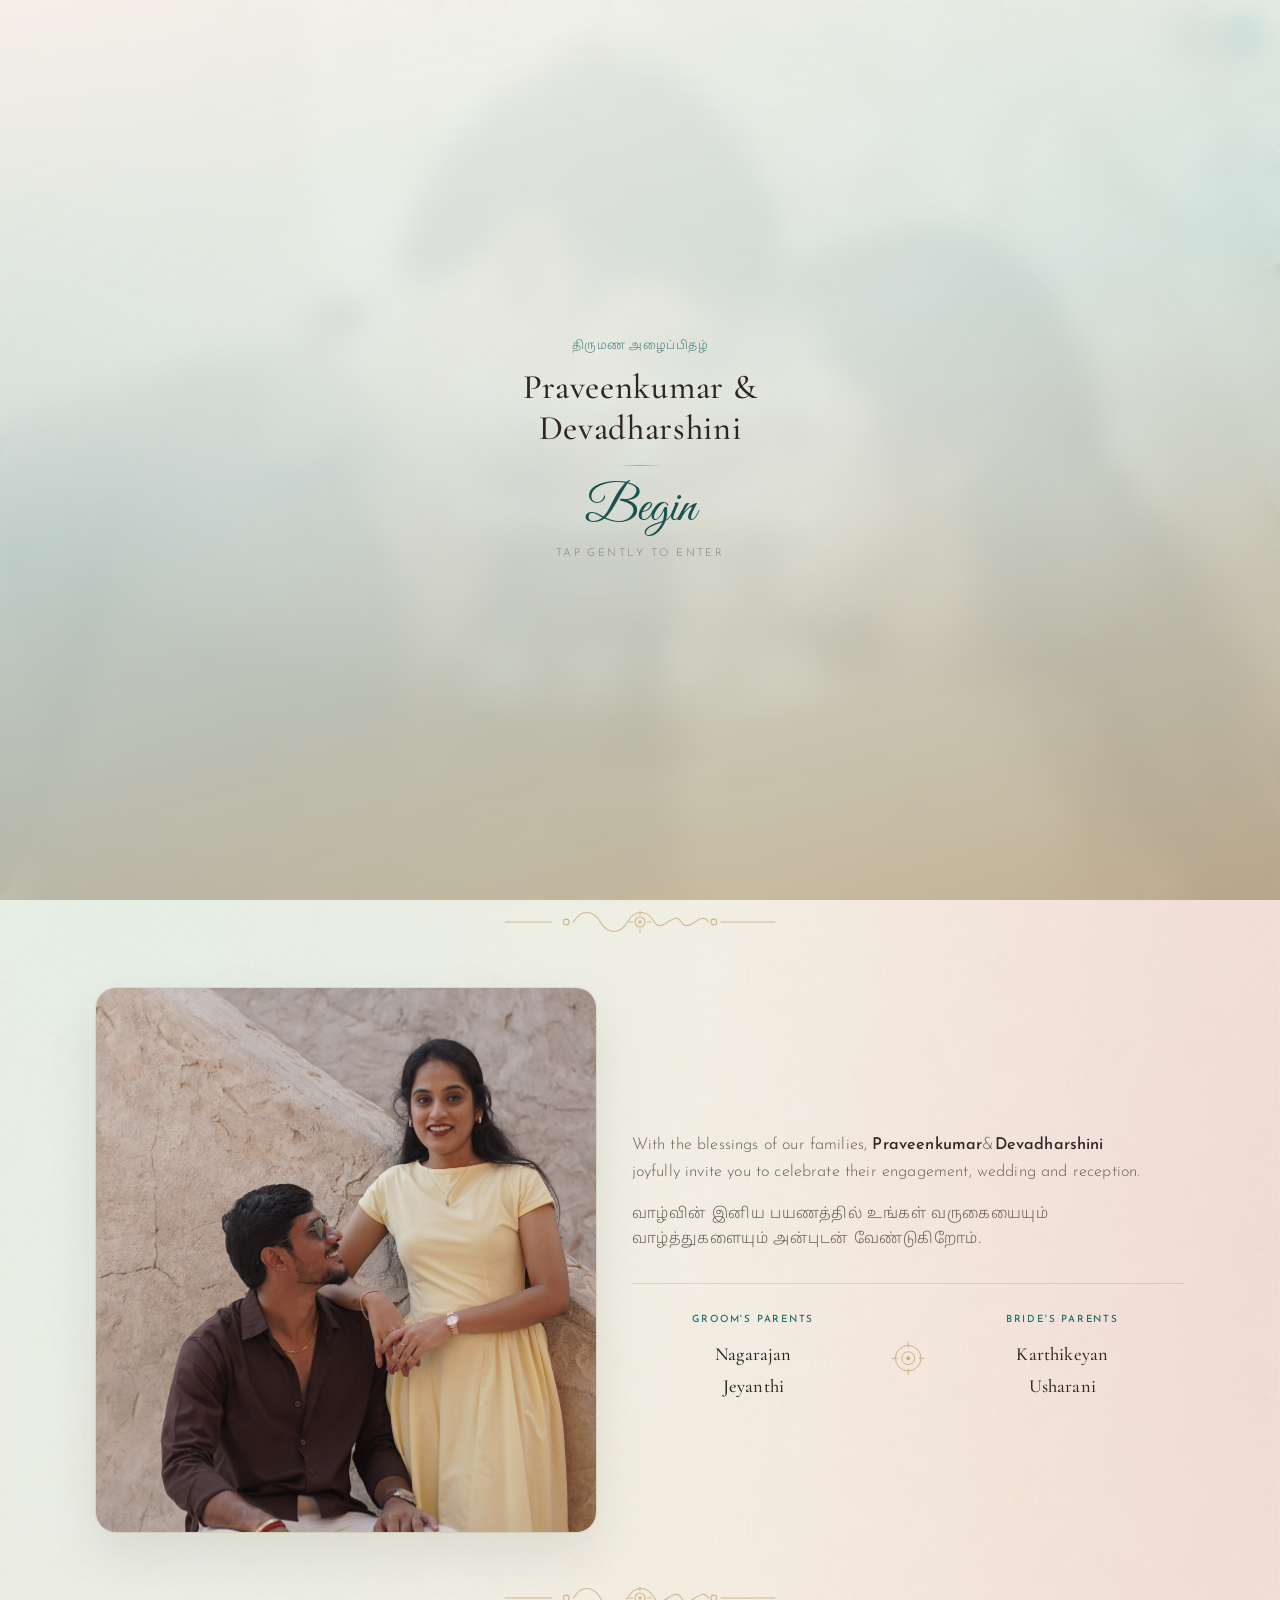
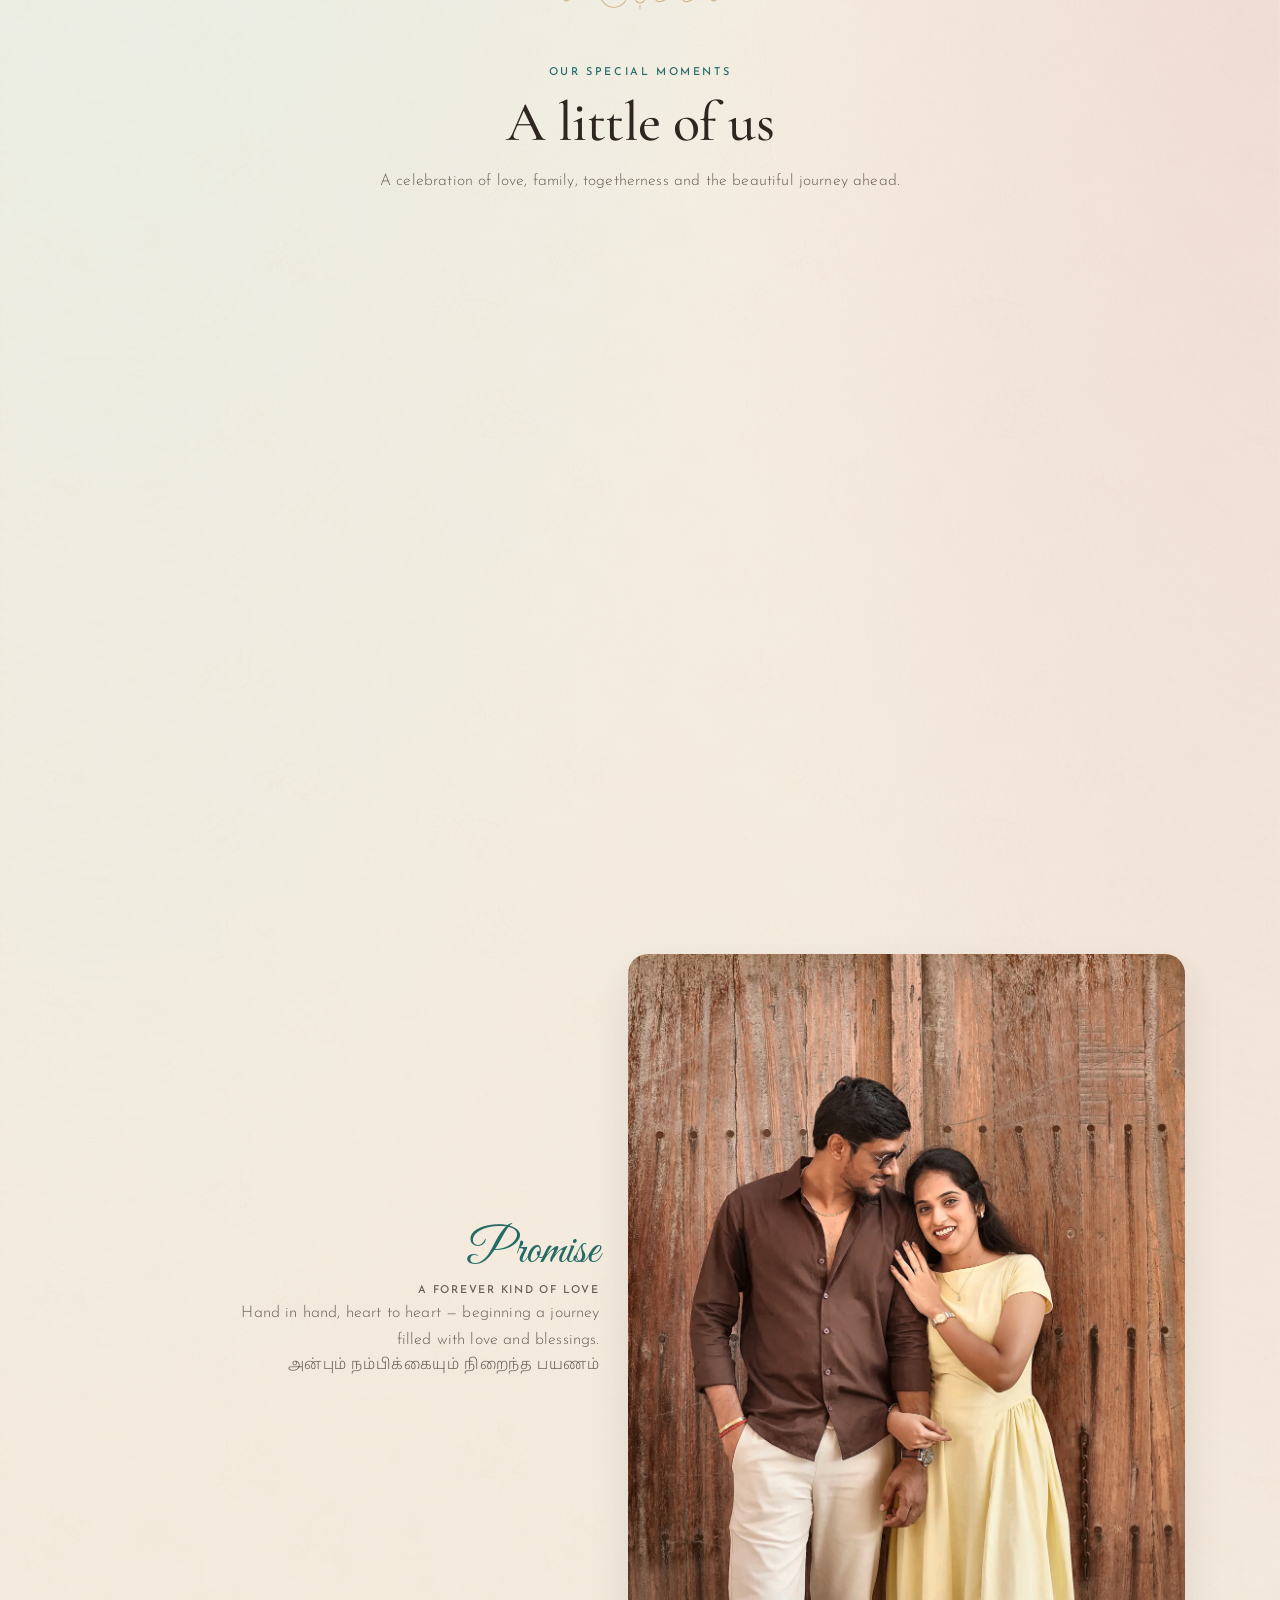
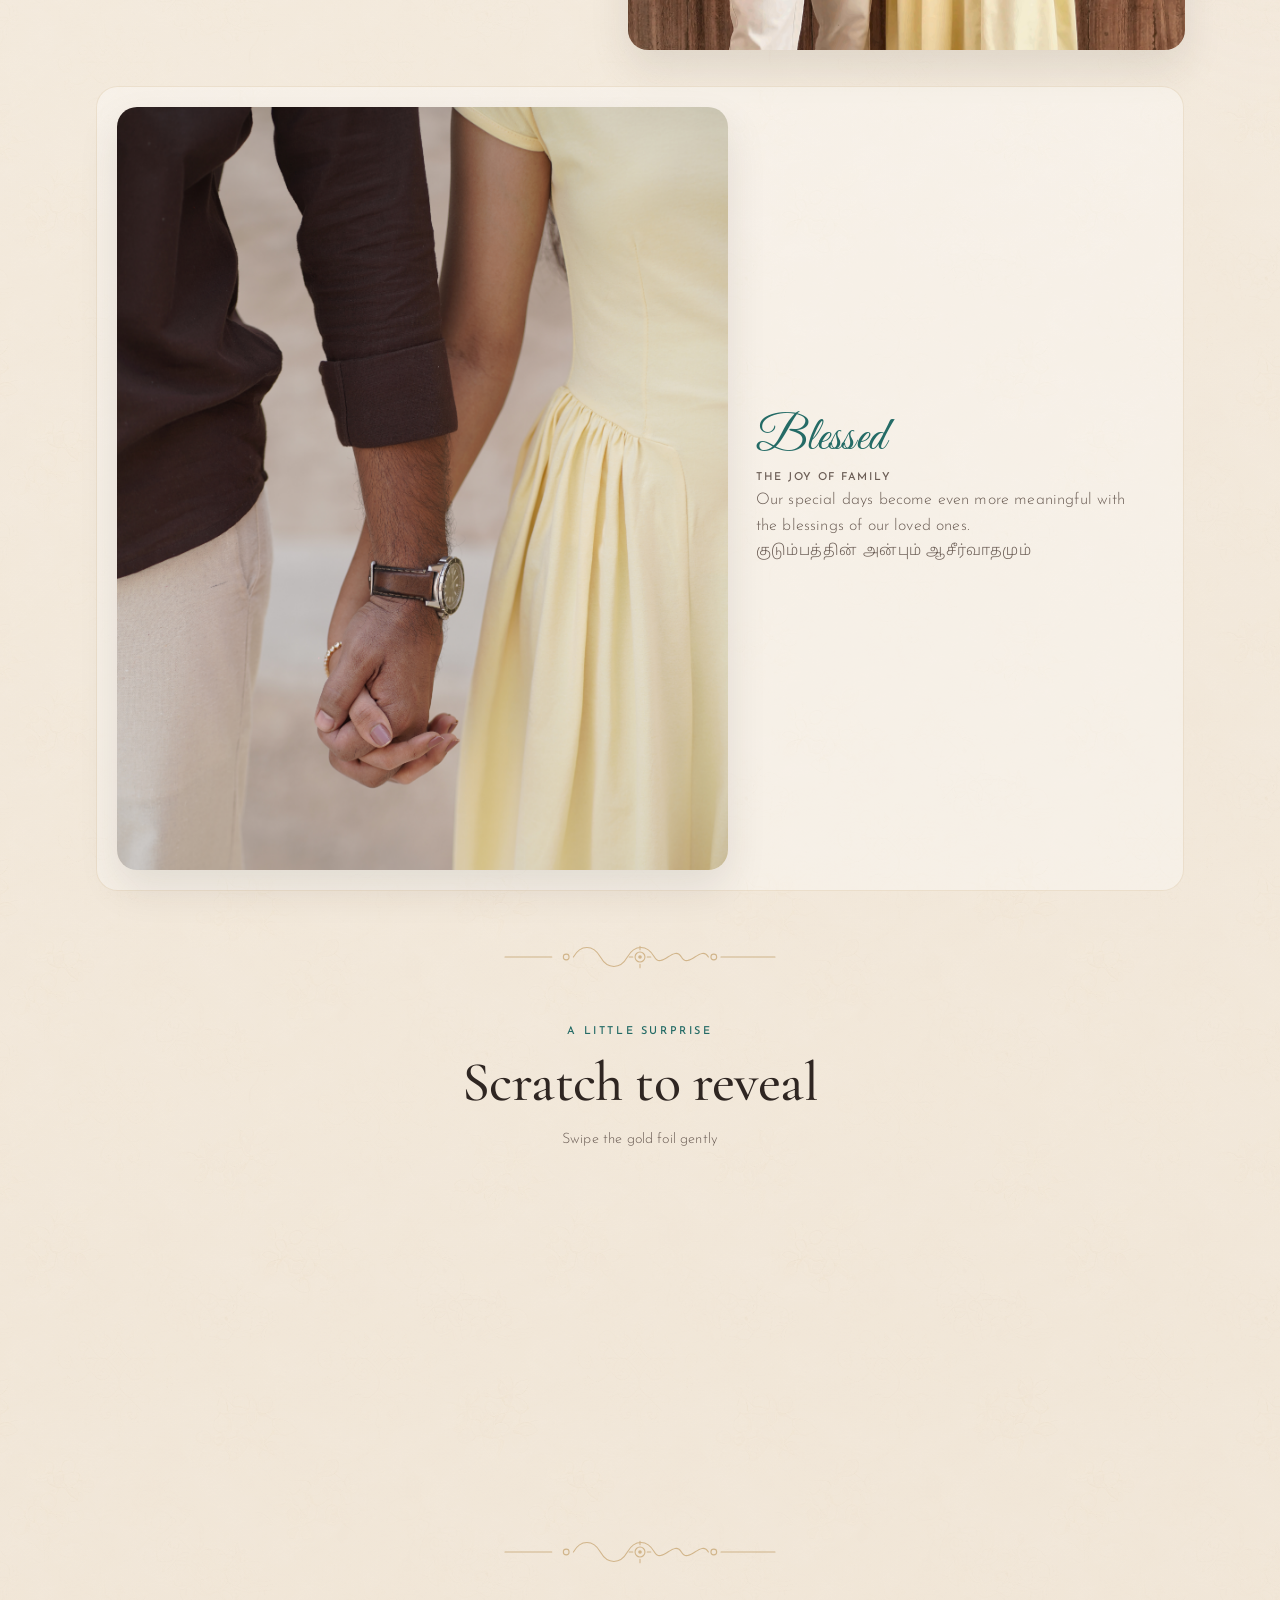
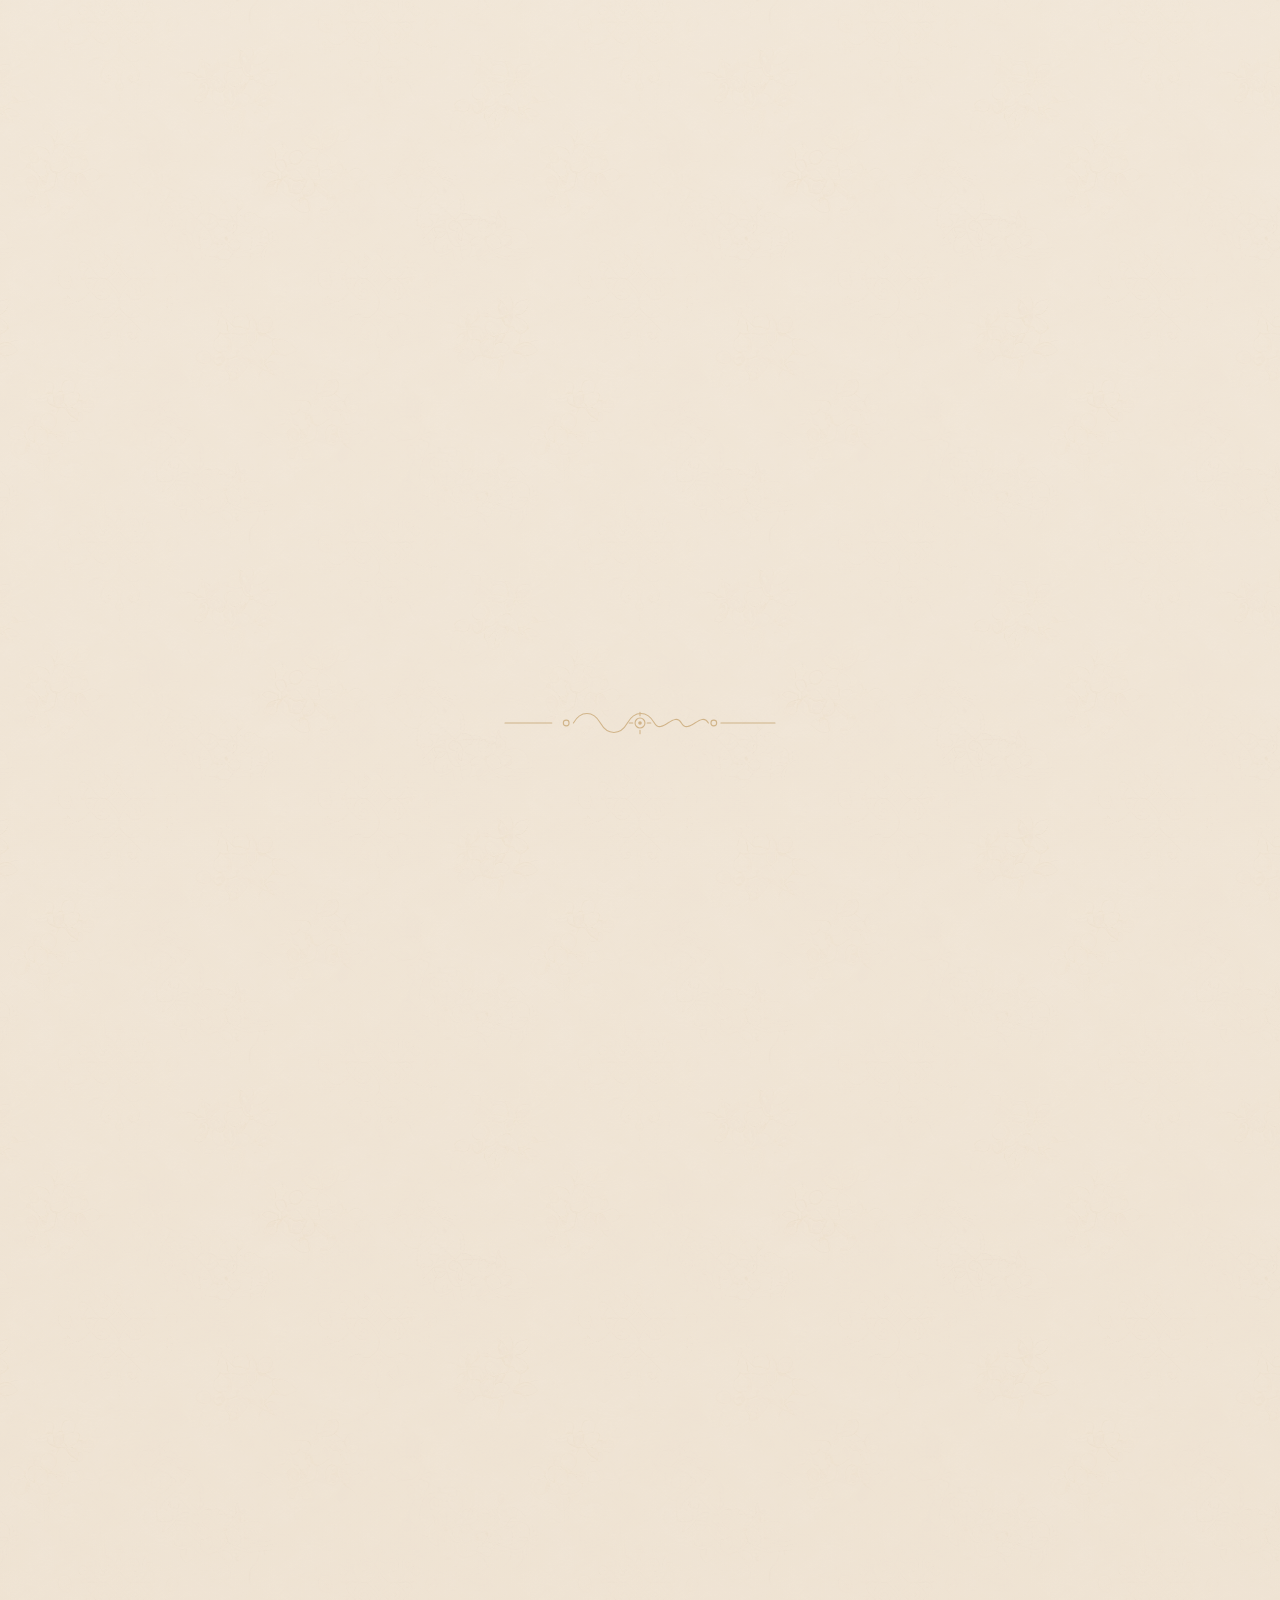
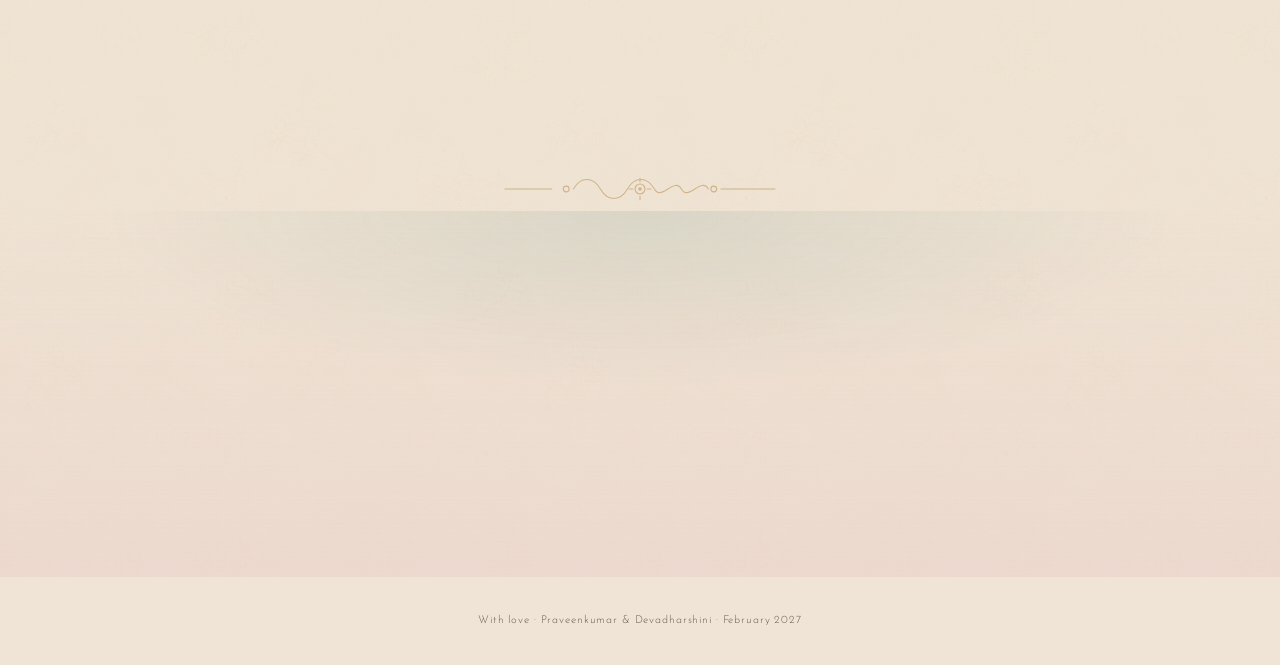
<file: index.html>
<!DOCTYPE html>
<html lang="en">


<head>
  <meta charset="UTF-8" />
  <meta name="viewport" content="width=device-width, initial-scale=1, viewport-fit=cover" />
  <meta name="theme-color" content="#246b66" />
  <meta name="description" content="You're invited to the wedding of Praveenkumar Devadharshini — 25–26 February 2027, Madurai." />
  <meta property="og:type" content="website" />
  <meta property="og:url" content="https://praveenwedsdharshini.github.io/" />
  <meta property="og:title" content="Praveenkumar & Devadharshini · Wedding Invitation" />
  <meta property="og:description" content="Together with our families, we invite you to celebrate our wedding · 25–26 February 2027" />
  <meta property="og:image" content="assets/images/og-preview.jpg" />
  <meta property="og:image:secure_url" content="assets/images/og-preview.jpg" />
  <meta property="og:image:type" content="image/jpeg" />
  <meta property="og:image:width" content="1200" />
  <meta property="og:image:height" content="630" />
  <meta property="og:image:alt" content="Praveenkumar and Devadharshini wedding invitation" />
  <meta name="twitter:card" content="summary_large_image" />
  <meta name="twitter:title" content="Praveenkumar & Devadharshini · Wedding Invitation" />
  <meta name="twitter:description" content="Join us for three events of joy · 25–26 February 2027" />
  <meta name="twitter:image" content="assets/images/og-preview.jpg" />
  <title>Praveenkumar & Devadharshini · Wedding</title>
  <!-- <link rel="icon" href="assets/icons/favicon.svg" type="image/svg+xml" /> -->
  <link rel="icon" href="assets/icons/favicon.png" type="image/png" sizes="32x32" />
  <link rel="apple-touch-icon" href="assets/icons/favicon.png" />
  <link rel="preconnect" href="https://fonts.googleapis.com" />
  <link rel="preconnect" href="https://fonts.gstatic.com" crossorigin />
  <link href="https://fonts.googleapis.com/css2?family=Cormorant+Garamond:ital,wght@0,400;0,500;0,600;1,400;1,500&family=Great+Vibes&family=Josefin+Sans:wght@300;400;500;600&family=Noto+Sans+Tamil:wght@300;400;500&display=swap" rel="stylesheet" />
  <link rel="stylesheet" href="css/style.css" />
</head>

<body class="is-veiled">

  <!-- ENTRY VEIL -->
  <div class="entry-veil" id="entryVeil" role="dialog" aria-modal="true" aria-labelledby="entryVeilTitle">
    <button type="button" class="entry-veil__hit interactive" id="entryVeilBtn" data-tap aria-describedby="entryVeilHint">
      <span class="entry-veil__sheer" aria-hidden="true"></span>

      <span class="entry-veil__content">
        <span class="entry-veil__eyebrow tamil">திருமண அழைப்பிதழ்</span>
        <span class="entry-veil__title" id="entryVeilTitle">Praveenkumar & Devadharshini</span>
        <span class="entry-veil__line" aria-hidden="true"></span>
        <span class="entry-veil__cta">Begin</span>
        <span class="entry-veil__hint" id="entryVeilHint">Tap gently to enter</span>
      </span>
    </button>
  </div>

  <!-- DECORATIVE SVG -->
  <svg xmlns="http://www.w3.org/2000/svg" style="display:none" aria-hidden="true">
    <symbol id="kolam-line" viewBox="0 0 320 40">
      <g fill="none" stroke="currentColor" stroke-width="1.2" stroke-linecap="round">
        <path d="M10 20h52" />
        <circle cx="78" cy="20" r="3.2" />
        <path d="M86 20c8-14 22-14 30 0s22 14 30 0 22-14 30 0 22-14 30 0 22-14 30 0" />
        <circle cx="242" cy="20" r="3.2" />
        <path d="M250 20h60" />
        <circle cx="160" cy="20" r="5.5" />
        <circle cx="160" cy="20" r="2" fill="currentColor" stroke="none" />
        <path d="M160 8v4M160 28v4M148 20h4M168 20h4" />
      </g>
    </symbol>

    <symbol id="kolam-dot" viewBox="0 0 48 48">
      <g fill="none" stroke="currentColor" stroke-width="1.2">
        <circle cx="24" cy="24" r="16" />
        <circle cx="24" cy="24" r="8" />
        <circle cx="24" cy="24" r="2.5" fill="currentColor" stroke="none" />
        <path d="M24 4v6M24 38v6M4 24h6M38 24h6" stroke-linecap="round" />
      </g>
    </symbol>
  </svg>

  <div class="grain" aria-hidden="true"></div>
  <canvas id="petals" class="petals" aria-hidden="true"></canvas>
  <div id="ripples" class="ripples" aria-hidden="true"></div>

  <div class="cursor" id="cursor" aria-hidden="true">
    <span class="cursor__ring"></span>
    <span class="cursor__dot"></span>
  </div>

  <!-- FLOATING ACTION BUTTONS -->
  <div class="float-dock" role="toolbar" aria-label="Share and music">

    <button type="button" class="icon-btn icon-btn--wa interactive" id="shareBtn" data-tap aria-label="Share on WhatsApp">
      <svg viewBox="0 0 24 24" width="20" height="20" fill="currentColor" aria-hidden="true">
        <path d="M12.04 2c-5.46 0-9.91 4.45-9.91 9.91 0 1.75.46 3.45 1.32 4.95L2.05 22l5.25-1.38c1.45.79 3.08 1.21 4.74 1.21 5.46 0 9.91-4.45 9.91-9.91 0-2.65-1.03-5.14-2.9-7.01A9.82 9.82 0 0 0 12.04 2zm0 1.82c2.17 0 4.2.85 5.73 2.38a8.07 8.07 0 0 1 2.37 5.73c0 4.46-3.63 8.09-8.1 8.09-1.42 0-2.8-.37-4.02-1.07l-.29-.17-3.12.82.83-3.04-.19-.31a8.08 8.08 0 0 1-1.24-4.32c0-4.46 3.64-8.1 8.1-8.1zm4.52 10.32c-.2-.1-1.18-.58-1.36-.65-.18-.07-.31-.1-.44.1-.13.2-.5.65-.62.78-.11.13-.23.15-.43.05-.2-.1-.84-.31-1.6-.99-.59-.53-.99-1.18-1.1-1.38-.12-.2-.01-.31.09-.41.09-.09.2-.23.3-.35.1-.12.13-.2.2-.33.07-.13.03-.25-.02-.35-.05-.1-.44-1.06-.6-1.45-.16-.38-.32-.33-.44-.33h-.38c-.13 0-.34.05-.52.25-.18.2-.68.66-.68 1.62 0 .95.7 1.87.8 2 .1.13 1.37 2.09 3.32 2.93 1.95.84 1.95.56 2.3.53.35-.03 1.18-.48 1.34-.95.17-.46.17-.86.12-.95-.05-.08-.18-.13-.38-.23z"/>
      </svg>
    </button>

    <button type="button" class="icon-btn icon-btn--music interactive" id="musicBtn" aria-pressed="false" aria-label="Play music" data-tap>
      <span class="icon-btn__speaker icon-btn__speaker--on" aria-hidden="true">
        <svg viewBox="0 0 24 24" width="20" height="20" fill="none" stroke="currentColor" stroke-width="1.75" stroke-linecap="round" stroke-linejoin="round">
          <path d="M11 5 6 9H3v6h3l5 4V5z"/>
          <path d="M15.5 8.5a5 5 0 0 1 0 7"/>
          <path d="M18.5 5.5a9 9 0 0 1 0 13"/>
        </svg>
      </span>

      <span class="icon-btn__speaker icon-btn__speaker--off" aria-hidden="true" hidden>
        <svg viewBox="0 0 24 24" width="20" height="20" fill="none" stroke="currentColor" stroke-width="1.75" stroke-linecap="round" stroke-linejoin="round">
          <path d="M11 5 6 9H3v6h3l5 4V5z"/>
          <path d="m23 9-6 6M17 9l6 6"/>
        </svg>
      </span>
    </button>
  </div>

  <!-- AUDIO -->
  <audio id="bgMusic" loop preload="none" playsinline>
    <source src="assets/audio/bgmusic.mp3" type="audio/mpeg" />
  </audio>

  <audio id="bloopSound" preload="auto">
    <source src="assets/audio/bloop.mp3" type="audio/mpeg" />
  </audio>

  <main class="page">
    <div class="page__texture" aria-hidden="true"></div>

    <!-- HERO -->
    <section class="hero" id="hero">

      <div class="hero__wash" aria-hidden="true"></div>

      <div class="hero__parallax" id="heroParallax">
        <div class="hero__layer hero__layer--back" data-speed="0.25">
          <img
            src="assets/images/couple-2.jpg"
            alt=""
            class="hero__img"
            width="1200"
            height="1600"
            fetchpriority="high"
          />
        </div>

        <div class="hero__veil" data-speed="0.4" aria-hidden="true"></div>
        <div class="hero__glow" data-speed="0.55" aria-hidden="true"></div>
      </div>

      <div class="hero__content" data-speed="0.12">

        <div class="kolam kolam--hero" aria-hidden="true">
          <svg viewBox="0 0 320 40"><use href="#kolam-line" /></svg>
        </div>

        <p class="eyebrow tamil">திருமண அழைப்பிதழ்</p>

        <h1 class="names">
          <span class="names__groom">Praveenkumar</span>
          <span class="names__amp">&</span>
          <span class="names__bride">Devadharshini</span>
        </h1>

        <p class="hero__sub">are getting married</p>

        <p class="hero__date">25 &amp; 26 February 2027</p>

        <div class="countdown" id="countdown" aria-label="Countdown to Muhurtham">
          <div class="countdown__unit">
            <span class="countdown__num" data-unit="days">00</span>
            <span class="countdown__label">Days</span>
          </div>
          <div class="countdown__unit">
            <span class="countdown__num" data-unit="hours">00</span>
            <span class="countdown__label">Hours</span>
          </div>
          <div class="countdown__unit">
            <span class="countdown__num" data-unit="mins">00</span>
            <span class="countdown__label">Mins</span>
          </div>
          <div class="countdown__unit">
            <span class="countdown__num" data-unit="secs">00</span>
            <span class="countdown__label">Secs</span>
          </div>
        </div>

        <p class="countdown__hint">until Muhurtham · 26 Feb · 6:00 AM</p>

        <p class="scroll-cue hero__scroll-hint" aria-hidden="true">
          <span>Our celebrations</span>
          <span class="hero__scroll-hint__sub">Scroll for invite</span>
          <span class="scroll-cue__arrow"></span>
        </p>

      </div>
    </section>

    <div class="kolam-divider" aria-hidden="true">
      <svg viewBox="0 0 320 40"><use href="#kolam-line" /></svg>
    </div>

    <!-- INVITATION -->
    <section class="invite section" id="invite">

      <div class="invite__grid">

        <figure class="invite__photo reveal">
          <img
            src="assets/images/couple-4.jpg"
            alt=""
            width="1000"
            height="1250"
            loading="lazy"
          />
        </figure>

        <div class="invite__copy reveal">

          <p class="invite__lead">
            With the blessings of our families,
            <strong>Praveenkumar</strong>&<strong>Devadharshini</strong>
            joyfully invite you to celebrate their engagement, wedding and reception.
          </p>

          <p class="tamil soft">
            வாழ்வின் இனிய பயணத்தில்
            உங்கள் வருகையையும் வாழ்த்துகளையும் அன்புடன் வேண்டுகிறோம்.
          </p>

          <div class="parents">
            <div class="parents__side">
              <h3>Groom's parents</h3>
              <p>Nagarajan</p>
              <p>Jeyanthi</p>
            </div>

            <div class="parents__divider" aria-hidden="true">
              <svg viewBox="0 0 48 48"><use href="#kolam-dot" /></svg>
            </div>

            <div class="parents__side">
              <h3>Bride's parents</h3>
              <p>Karthikeyan</p>
              <p>Usharani</p>
            </div>

          </div>
        </div>
      </div>
    </section>

    <div class="kolam-divider" aria-hidden="true">
      <svg viewBox="0 0 320 40"><use href="#kolam-line" /></svg>
    </div>

    <!-- MEMORIES -->
    <section class="memories section" id="memories">

      <div class="section-head reveal">
        <p class="eyebrow">Our special moments</p>
        <h2 class="section-title">A little of us</h2>
        <p class="section-lead">
          A celebration of love, family, togetherness and the beautiful journey ahead.
        </p>
      </div>

      <div class="memory-stack">

        <article class="memory memory--left reveal">
          <div class="memory__frame">
            <img src="assets/images/couple-3.jpg" alt="Wedding memory photograph" width="1000" height="1250" loading="lazy" />
          </div>

          <div class="memory__caption">
            <span class="memory__word">Together</span>
            <p class="memory__kicker">A beautiful beginning</p>
            <p>Two hearts, two families and a lifetime of beautiful memories waiting to unfold.</p>
            <p class="tamil soft">இரு மனங்கள் இணையும் இனிய தருணம்</p>
          </div>
        </article>

        <article class="memory memory--right reveal">
          <div class="memory__frame">
            <img src="assets/images/couple-7.jpg" alt="" width="1000" height="1250" loading="lazy" />
          </div>

          <div class="memory__caption">
            <span class="memory__word">Promise</span>
            <p class="memory__kicker">A forever kind of love</p>
            <p>Hand in hand, heart to heart — beginning a journey filled with love and blessings.</p>
            <p class="tamil soft">அன்பும் நம்பிக்கையும் நிறைந்த பயணம்</p>
          </div>
        </article>

        <article class="memory memory--left memory--hands reveal">
          <div class="memory__frame memory__frame--wide">
            <img src="assets/images/couple-5.jpg" alt="Wedding details photograph" width="1200" height="800" loading="lazy" />
          </div>

          <div class="memory__caption">
            <span class="memory__word">Blessed</span>
            <p class="memory__kicker">The joy of family</p>
            <p>Our special days become even more meaningful with the blessings of our loved ones.</p>
            <p class="tamil soft">குடும்பத்தின் அன்பும் ஆசீர்வாதமும்</p>
          </div>
        </article>

      </div>
    </section>

    <div class="kolam-divider" aria-hidden="true">
      <svg viewBox="0 0 320 40"><use href="#kolam-line" /></svg>
    </div>

    <!-- SCRATCH CARD -->
    <section class="scratch-section section" id="scratch">

      <div class="section-head reveal">
        <p class="eyebrow">A little surprise</p>
        <h2 class="section-title">Scratch to reveal</h2>
        <p class="scratch-hint">Swipe the gold foil gently</p>
      </div>

      <div class="scratch reveal" id="scratchCard">

        <div class="scratch__reveal">
          <p class="scratch__eyebrow">Muhurtham</p>
          <p class="scratch__date">26 · 02 · 2027</p>
          <p class="scratch__time">06:00 AM onwards</p>
          <p class="tamil soft scratch__blessing">சுப முகூர்த்தம் · மங்களம்</p>
        </div>

        <canvas class="scratch__canvas interactive" id="scratchCanvas" aria-label="Scratch card"></canvas>

        <p class="scratch__guide" id="scratchGuide">Scratch here</p>
      </div>
    </section>

    <div class="kolam-divider" aria-hidden="true">
      <svg viewBox="0 0 320 40"><use href="#kolam-line" /></svg>
    </div>

    <!-- EVENTS -->
    <section class="events section" id="events">

      <div class="section-head reveal">
        <p class="eyebrow">Join us for</p>
        <h2 class="section-title">Three celebrations of joy</h2>
        <p class="section-lead">
          Three special occasions, one beautiful beginning. Your presence will make our celebrations complete.
        </p>
      </div>

      <ol class="timeline">

        <!-- ENGAGEMENT -->
        <li class="timeline__item reveal">

          <div class="timeline__when">
            <span class="timeline__day">Thursday</span>
            <span class="timeline__date">25</span>
            <span class="timeline__month">Feb 2027</span>
          </div>

          <div class="timeline__body">
            <h3>Nichayathartham</h3>
            <p class="timeline__time">06:30 PM onwards</p>
            <p>Join us as our families come together to celebrate the beautiful promise of forever.</p>
            <p class="tamil soft">நிச்சயதார்த்தம்</p>

            <div class="cal-actions">
              <a class="link-btn interactive" data-gcal="engagement" href="#" target="_blank" rel="noopener noreferrer" data-tap>
                Add to Calendar
              </a>
            </div>
          </div>
        </li>

        <!-- WEDDING -->
        <li class="timeline__item timeline__item--feature reveal">

          <div class="timeline__badge">Muhurtham</div>

          <div class="timeline__when">
            <span class="timeline__day">Friday</span>
            <span class="timeline__date">26</span>
            <span class="timeline__month">Feb 2027</span>
          </div>

          <div class="timeline__body">
            <h3>Muhurtham</h3>
            <p class="timeline__time">06:00 AM onwards</p>
            <p>The sacred beginning of a lifetime together. We would be honoured by your presence and blessings.</p>
            <p class="tamil soft">சுப முகூர்த்தம்</p>

            <div class="cal-actions">
              <a class="link-btn interactive" data-gcal="wedding" href="#" target="_blank" rel="noopener noreferrer" data-tap>
                Add to Calendar
              </a>
            </div>
          </div>
        </li>

        <!-- RECEPTION -->
        <!-- <li class="timeline__item reveal">

          <div class="timeline__when">
            <span class="timeline__day">Sunday</span>
            <span class="timeline__date">28</span>
            <span class="timeline__month">Feb 2027</span>
          </div>

          <div class="timeline__body">
            <h3>Reception</h3>
            <p class="timeline__time">06:00 PM onwards</p>
            <p>An evening of happiness, laughter and celebration with our family and friends.</p>
            <p class="tamil soft">வரவேற்பு</p>

            <div class="cal-actions">
              <a class="link-btn interactive" data-gcal="reception" href="#" target="_blank" rel="noopener noreferrer" data-tap>
                Add to Calendar
              </a>
            </div>
          </div>
        </li> -->

      </ol>
    </section>

    <div class="kolam-divider" aria-hidden="true">
      <svg viewBox="0 0 320 40"><use href="#kolam-line" /></svg>
    </div>

    <!-- VENUE -->
    <section class="venue section" id="venue">

      <div class="venue__top">

        <div class="venue__card reveal">
          <p class="eyebrow">Where to find us</p>
          <h2 class="section-title">Our Venue</h2>

          <h3 class="venue__name selectable">GKM Palace</h3>

          <address class="venue__address selectable">
            Madurai,<br />
            Tamil Nadu, India
          </address>

          <div class="venue__actions">

            <a
              class="btn interactive"
              href="https://www.google.com/maps/search/?api=1&query=GKM+Palace%2C+Madurai"
              target="_blank"
              rel="noopener noreferrer"
              data-tap
            >
              Open in Maps
            </a>

            <a
              class="btn btn--wa interactive"
              id="shareBtnVenue"
              href="#"
              target="_blank"
              rel="noopener noreferrer"
              data-tap
            >
              <span class="btn__wa" aria-hidden="true">♥</span>
              WhatsApp
            </a>

          </div>
        </div>

        <div class="venue__hands reveal">
          <img
            src="assets/images/couple-6.jpg"
            alt=""
            width="1200"
            height="800"
            loading="lazy"
          />
        </div>

      </div>

      <!-- MAP AND DIRECTIONS -->
      <div class="venue__top reach reveal">

        <div class="reach__map">
          <div class="reach__map-media">

            <iframe
              title="Map to GKM Palace, Madurai"
              loading="lazy"
              referrerpolicy="no-referrer-when-downgrade"
              allowfullscreen
              src="https://maps.google.com/maps?q=GKM%20Palace%2C%20Madurai%2C%20Tamil%20Nadu&z=14&output=embed"
            ></iframe>

            <div class="reach__map-veil" aria-hidden="true"></div>

            <a
              class="reach__pin interactive"
              href="https://www.google.com/maps/search/?api=1&query=GKM+Palace%2C+Madurai"
              target="_blank"
              rel="noopener noreferrer"
              data-tap
            >
              <span class="reach__pin-dot" aria-hidden="true"></span>

              <span class="reach__pin-text">
                <strong>GKM Palace</strong>
                <em>Tap for directions</em>
              </span>
            </a>

          </div>
        </div>

        <div class="venue__card reach__card">

          <p class="eyebrow">How to reach</p>
          <h2 class="section-title">A quick guide</h2>

          <ul class="reach__tips">
            <li><strong>Venue:</strong> GKM Palace, Madurai.</li>
            <li><strong>By car / cab:</strong> Search “GKM Palace, Madurai” in Google Maps.</li>
            <li><strong>Location:</strong> Madurai, Tamil Nadu.</li>
          </ul>

          <div class="venue__actions">
            <a
              class="btn interactive"
              href="https://www.google.com/maps/search/?api=1&query=GKM+Palace%2C+Madurai"
              target="_blank"
              rel="noopener noreferrer"
              data-tap
            >
              Open full map directions
            </a>
          </div>

        </div>
      </div>
    </section>

    <div class="kolam-divider" aria-hidden="true">
      <svg viewBox="0 0 320 40"><use href="#kolam-line" /></svg>
    </div>

    <!-- CLOSING -->
    <section class="closing section" id="closing">

      <div class="closing__inner reveal">

        <p class="eyebrow">With gratitude</p>

        <h2 class="section-title">
          We can't wait to celebrate with you
        </h2>

        <p class="closing__names">
          Praveenkumar <span class="amp">&</span> Devadharshini
        </p>

        <p class="tamil soft">அன்புடன் வரவேற்கிறோம்</p>

      </div>
    </section>

  </main>

  <!-- FOOTER -->
  <footer class="footer">
    <p>With love · Praveenkumar & Devadharshini · February 2027</p>
  </footer>

  <div class="toast" id="toast" role="status" aria-live="polite" hidden></div>

  <canvas id="confetti" class="confetti" aria-hidden="true"></canvas>

  <script src="js/main.js"></script>

</body>
</html>
</file>
<file: css/style.css>
:root {
    --teal: #246b66;
    --teal-deep: #1a524e;
    --teal-soft: #d9efeb;
    --blush: #e9c5c8;
    --blush-deep: #d4a0a5;
    --gold: #c4a06a;
    --gold-soft: #e8d4b0;
    --ivory: #f8f2ea;
    --ivory-deep: #efe4d6;
    --ink: #2f2622;
    --ink-soft: #6a5c54;
    --black: #0a0a0a;
    --white: #ffffff;

    --font-display: "Cormorant Garamond", Georgia, serif;
    --font-script: "Great Vibes", cursive;
    --font-ui: "Josefin Sans", system-ui, sans-serif;
    --font-tamil: "Noto Sans Tamil", "Josefin Sans", sans-serif;

    --ease: cubic-bezier(0.22, 1, 0.36, 1);
    --space: clamp(1.25rem, 4vw, 2.5rem);
    --max: 68rem;
}

*,
*::before,
*::after {
    box-sizing: border-box;
}

html {
    scroll-behavior: smooth;
    background: #2a221e;
}

body {
    margin: 0;
    color: var(--ink);
    font-family: var(--font-ui);
    font-weight: 300;
    line-height: 1.65;
    letter-spacing: 0.01em;
    background: #2a221e;
    overflow-x: hidden;
    -webkit-font-smoothing: antialiased;
    -webkit-user-select: none;
    user-select: none;
    -webkit-touch-callout: none;
}

body.is-veiled {
    overflow: hidden;
    touch-action: none;
}

/* ENTRY VEIL */
.entry-veil {
    position: fixed;
    inset: 0;
    z-index: 400;
    display: grid;
    place-items: stretch;
    pointer-events: auto;
}

.entry-veil.is-leaving {
    pointer-events: none;
}

.entry-veil__hit {
    appearance: none;
    border: 0;
    margin: 0;
    padding: 0;
    width: 100%;
    height: 100%;
    position: relative;
    z-index: 2;
    display: grid;
    place-items: center;
    background: transparent;
    color: inherit;
    font: inherit;
    cursor: pointer !important;
    pointer-events: auto;
    -webkit-tap-highlight-color: transparent;
}

.entry-veil__sheer {
    position: absolute;
    inset: 0;
    z-index: 0;
    pointer-events: none;
    background:
        radial-gradient(ellipse 80% 55% at 50% 42%, rgba(248, 242, 234, 0.55) 0%, transparent 70%),
        linear-gradient(165deg,
            rgba(248, 242, 234, 0.92) 0%,
            rgba(217, 239, 235, 0.78) 45%,
            rgba(232, 212, 176, 0.72) 100%);
    backdrop-filter: blur(14px) saturate(1.05);
    -webkit-backdrop-filter: blur(14px) saturate(1.05);
    transition: opacity 0.9s var(--ease), transform 1.1s var(--ease);
}

.entry-veil.is-leaving .entry-veil__sheer {
    opacity: 0;
    transform: scale(1.04);
}

.entry-veil__content {
    position: relative;
    z-index: 1;
    pointer-events: none;
    display: grid;
    justify-items: center;
    gap: 0.65rem;
    padding: 2rem 1.5rem;
    text-align: center;
    max-width: 22rem;
    transition: opacity 0.55s var(--ease), transform 0.7s var(--ease);
}

.entry-veil.is-leaving .entry-veil__content {
    opacity: 0;
    transform: translateY(-0.6rem);
}

.entry-veil__eyebrow {
    font-family: var(--font-tamil);
    font-size: 0.72rem;
    letter-spacing: 0.18em;
    text-transform: none;
    color: var(--teal);
    opacity: 0.85;
}

.entry-veil__title {
    font-family: var(--font-display);
    font-weight: 500;
    font-size: clamp(1.65rem, 5.5vw, 2.15rem);
    line-height: 1.2;
    color: var(--ink);
    letter-spacing: 0.02em;
}

.entry-veil__line {
    width: 2.75rem;
    height: 1px;
    margin: 0.35rem 0 0.15rem;
    background: linear-gradient(90deg, transparent, var(--gold), transparent);
}

.entry-veil__cta {
    margin-top: 0.35rem;
    font-family: var(--font-script);
    font-size: clamp(2.4rem, 8vw, 3.1rem);
    color: var(--teal-deep);
    line-height: 1;
    animation: entry-veil-pulse 2.4s var(--ease) infinite;
}

.entry-veil__hint {
    font-family: var(--font-ui);
    font-size: 0.68rem;
    letter-spacing: 0.22em;
    text-transform: uppercase;
    color: var(--ink-soft);
    opacity: 0.75;
}

@keyframes entry-veil-pulse {

    0%,
    100% {
        opacity: 0.78;
        transform: translateY(0);
    }

    50% {
        opacity: 1;
        transform: translateY(-2px);
    }
}

/* TEXT SELECTION */
.selectable,
.selectable * {
    -webkit-user-select: text !important;
    user-select: text !important;
    -webkit-touch-callout: default;
    cursor: text;
}

a,
button,
.interactive,
.interactive * {
    -webkit-user-select: none;
    user-select: none;
}

a.interactive,
button.interactive,
.link-btn,
.btn,
.icon-btn {
    cursor: pointer;
}

/* GLOBAL ELEMENTS */
img {
    max-width: 100%;
    height: auto;
    display: block;
}

a {
    color: inherit;
}

button {
    font: inherit;
}

/* GRAIN */
.grain {
    pointer-events: none;
    position: fixed;
    inset: 0;
    z-index: 80;
    opacity: 0.04;
    background-image: url("data:image/svg+xml,%3Csvg viewBox='0 0 200 200' xmlns='http://www.w3.org/2000/svg'%3E%3Cfilter id='n'%3E%3CfeTurbulence type='fractalNoise' baseFrequency='0.85' numOctaves='4' stitchTiles='stitch'/%3E%3C/filter%3E%3Crect width='100%25' height='100%25' filter='url(%23n)'/%3E%3C/svg%3E");
    mix-blend-mode: multiply;
}

/* PETALS */
.petals {
    pointer-events: none;
    position: fixed;
    inset: 0;
    z-index: 70;
    width: 100%;
    height: 100%;
}

/* CUSTOM CURSOR */
.cursor {
    display: none;
    position: fixed;
    top: 0;
    left: 0;
    z-index: 200;
    width: 0;
    height: 0;
    pointer-events: none;
}

body.has-cursor .cursor {
    display: block;
}

.cursor__ring,
.cursor__dot {
    position: absolute;
    border-radius: 50%;
    transform: translate(-50%, -50%);
    will-change: transform;
}

.cursor__ring {
    width: 2.4rem;
    height: 2.4rem;
    border: 1.5px solid rgba(36, 107, 102, 0.55);
    background: rgba(248, 242, 234, 0.35);
    box-shadow: 0 2px 10px rgba(47, 38, 34, 0.12);
    transition:
        width 0.25s var(--ease),
        height 0.25s var(--ease),
        border-color 0.25s var(--ease);
}

.cursor__dot {
    width: 0.4rem;
    height: 0.4rem;
    background: #c4a06a;
    box-shadow:
        0 0 0 2px rgba(248, 242, 234, 0.8),
        0 0 12px rgba(196, 160, 106, 0.45);
}

.cursor.is-hover .cursor__ring {
    width: 3.2rem;
    height: 3.2rem;
    border-color: rgba(196, 160, 106, 0.7);
    background: rgba(196, 160, 106, 0.12);
}

.cursor.is-down .cursor__ring {
    width: 1.6rem;
    height: 1.6rem;
}

/* Keep the native pointer visible on desktop */
@media (hover: hover) and (pointer: fine) {

    body.has-cursor,
    body.has-cursor * {
        cursor: none;
    }

    body.has-cursor a,
    body.has-cursor button,
    body.has-cursor .interactive,
    body.has-cursor .link-btn,
    body.has-cursor .btn,
    body.has-cursor .icon-btn {
        cursor: pointer !important;
    }

    body.has-cursor .selectable {
        cursor: text !important;
    }

    /* body.has-cursor .cursor {
        display: block !important;
    } */
}

/* RIPPLES */
.ripples {
    pointer-events: none;
    position: fixed;
    inset: 0;
    z-index: 90;
    overflow: hidden;
}

.ripple {
    position: absolute;
    width: 12px;
    height: 12px;
    margin: -6px 0 0 -6px;
    border-radius: 50%;
    background: radial-gradient(circle,
            rgba(196, 160, 106, 0.55) 0%,
            rgba(36, 107, 102, 0.2) 45%,
            transparent 70%);
    transform: scale(0);
    animation: ripple-out 0.85s var(--ease) forwards;
}

@keyframes ripple-out {
    to {
        transform: scale(18);
        opacity: 0;
    }
}

/* TILT CARDS */
.tilt {
    transform-style: preserve-3d;
    transition: transform 0.35s var(--ease);
    will-change: transform;
}

/* FLOATING ICON DOCK */
.float-dock {
    position: fixed;
    top: 0;
    right: 0;
    z-index: 100;
    display: flex;
    gap: 0.55rem;
    padding:
        max(0.85rem, env(safe-area-inset-top)) max(1rem, env(safe-area-inset-right)) 0.85rem 1rem;
    pointer-events: none;
}

.icon-btn {
    pointer-events: auto;
    display: grid;
    place-items: center;
    width: 2.65rem;
    height: 2.65rem;
    padding: 0;
    border: 1px solid rgba(255, 255, 255, 0.4);
    border-radius: 50%;
    background: rgba(47, 38, 34, 0.38);
    backdrop-filter: blur(14px);
    -webkit-backdrop-filter: blur(14px);
    color: var(--white);
    cursor: pointer;
    transition:
        background 0.3s var(--ease),
        transform 0.3s var(--ease),
        border-color 0.3s var(--ease);
    box-shadow: 0 8px 24px rgba(20, 16, 14, 0.22);
    line-height: 0;
}

.icon-btn svg {
    display: block;
    flex-shrink: 0;
}

.icon-btn:hover {
    background: rgba(47, 38, 34, 0.55);
    transform: translateY(-1px);
}

.icon-btn--wa {
    color: #fff;
}

.icon-btn--wa svg {
    transform: translate(0.5px, 0.5px);
}

.icon-btn--wa:hover,
.icon-btn--wa:focus-visible {
    background: rgba(37, 211, 102, 0.88);
    border-color: rgba(255, 255, 255, 0.55);
}

.icon-btn--music[aria-pressed="true"] {
    background: rgba(36, 107, 102, 0.9);
    border-color: rgba(232, 212, 176, 0.55);
}

.icon-btn--music.is-muted {
    background: rgba(47, 38, 34, 0.38);
    border-color: rgba(255, 255, 255, 0.4);
}

.icon-btn__speaker {
    display: grid;
    place-items: center;
    line-height: 0;
}

.icon-btn__speaker[hidden] {
    display: none !important;
}

/* PAGE */
.page {
    position: relative;
    z-index: 1;
    background:
        radial-gradient(120% 80% at 8% 0%, rgba(217, 239, 235, 0.75), transparent 55%),
        radial-gradient(90% 60% at 100% 18%, rgba(233, 197, 200, 0.45), transparent 50%),
        linear-gradient(180deg, var(--ivory) 0%, var(--ivory-deep) 100%);
}

.page__texture {
    pointer-events: none;
    position: absolute;
    left: 0;
    right: 0;
    top: 100svh;
    bottom: 0;
    z-index: 0;
    opacity: 0.14;
    background-image:
        url("/assets/images/bg-watermark.png"),
        radial-gradient(ellipse at 20% 10%, rgba(196, 160, 106, 0.08), transparent 50%),
        radial-gradient(ellipse at 80% 60%, rgba(36, 107, 102, 0.06), transparent 45%);
    background-size: min(520px, 70vw) auto, auto, auto;
    background-repeat: repeat, no-repeat, no-repeat;
    background-position: center top, center, center;
    mix-blend-mode: multiply;
}

.page>*:not(.page__texture) {
    position: relative;
    z-index: 1;
}

.footer {
    position: relative;
    z-index: 2;
    padding: 1.5rem var(--space) max(1.5rem, env(safe-area-inset-bottom));
    text-align: center;
    font-family: var(--font-ui);
    font-size: 0.68rem;
    letter-spacing: 0.08em;
    color: var(--ink-soft);
    background: var(--ivory-deep);
}

.section-lead {
    margin: 0.35rem auto 0;
    max-width: 34rem;
    color: var(--ink-soft);
    font-size: 0.98rem;
}

.memory__kicker {
    margin: 0 0 0.35rem;
    font-family: var(--font-ui);
    font-size: 0.68rem;
    font-weight: 500;
    letter-spacing: 0.16em;
    text-transform: uppercase;
    color: var(--gold);
}

.memory__frame--wide {
    background: transparent;
    display: grid;
    place-items: center;
}

.memory__frame--wide img {
    width: 92%;
    height: auto;
    aspect-ratio: 1838 / 1872;
    object-fit: contain;
    object-position: center;
}

.memory--hands:hover .memory__frame img {
    transform: none;
}

/* CONFETTI */
.confetti {
    pointer-events: none;
    position: fixed;
    inset: 0;
    z-index: 95;
    width: 100%;
    height: 100%;
}

@keyframes pulse {

    0%,
    100% {
        box-shadow: 0 0 0 0 rgba(232, 212, 176, 0.55);
    }

    50% {
        box-shadow: 0 0 0 8px rgba(232, 212, 176, 0);
    }
}

/* KOLAM */
.kolam-divider {
    display: flex;
    justify-content: center;
    padding: 0.25rem var(--space);
    color: var(--gold);
    opacity: 0.7;
}

.kolam-divider svg {
    width: min(18rem, 72vw);
    height: auto;
}

.kolam--hero {
    color: var(--gold-soft);
    opacity: 0.85;
    margin-bottom: 0.75rem;
    animation: rise 1s var(--ease) both;
}

.kolam--hero svg {
    width: min(14rem, 60vw);
    height: auto;
    margin: 0 auto;
    display: block;
}

/* TYPOGRAPHY */
.eyebrow {
    margin: 0 0 0.65rem;
    font-family: var(--font-ui);
    font-size: 0.68rem;
    letter-spacing: 0.24em;
    text-transform: uppercase;
    color: var(--teal);
    font-weight: 500;
}

.eyebrow.tamil,
.tamil {
    font-family: var(--font-tamil);
    letter-spacing: 0.04em;
    text-transform: none;
}

.tamil.soft {
    color: var(--ink-soft);
    font-size: 0.92rem;
    font-weight: 300;
}

.section-title {
    margin: 0 0 1rem;
    font-family: var(--font-display);
    font-weight: 500;
    font-size: clamp(2.15rem, 6vw, 3.5rem);
    line-height: 1.08;
    letter-spacing: -0.01em;
    color: var(--ink);
}

.section {
    padding: clamp(2.25rem, 6vw, 4.25rem) var(--space);
}

.section-head {
    text-align: center;
    max-width: 36rem;
    margin: 0 auto 1.75rem;
}

.amp {
    font-family: var(--font-script);
    color: var(--gold);
    font-style: normal;
    padding: 0 0.15em;
}

/* HERO */
.hero {
    position: relative;
    z-index: 2;
    min-height: 100svh;
    min-height: 100dvh;
    margin: 0;
    display: grid;
    place-items: end center;
    overflow: hidden;
    color: var(--white);
    text-align: center;
    /* background: url(https://images.unsplash.com/photo-1532712938310-34cb3982ef74?auto=format&fit=crop&w=2200&q=90) center 42% / cover no-repeat rgb(101, 123, 114); */
}

.hero__wash {
    position: absolute;
    inset: 0;
    z-index: 0;
    background: linear-gradient(160deg, #d9efeb 0%, #f3e4d8 42%, #e9c5c8 100%);
}

.hero__parallax {
    position: absolute;
    inset: 0;
    z-index: 1;
}

.hero__layer {
    position: absolute;
    inset: -8% -4%;
    bottom: 0;
    will-change: transform;
    left: -15%;
}

.hero__img {
    width: 100%;
    height: 100%;
    object-fit: cover;
    object-position: center 28%;
    transform: scale(1.08);
    opacity: 0.72;
    filter: saturate(0.92) contrast(1.02);
}

.hero__veil {
    position: absolute;
    inset: 0;
    background:
        linear-gradient(180deg,
            rgba(248, 242, 234, 0.35) 0%,
            rgba(36, 107, 102, 0.12) 28%,
            rgba(47, 38, 34, 0.28) 58%,
            rgba(47, 38, 34, 0.72) 100%),
        radial-gradient(70% 55% at 50% 18%, transparent 20%, rgba(47, 38, 34, 0.22) 100%);
    will-change: transform;
}

.hero__glow {
    position: absolute;
    inset: auto 0 0;
    height: 48%;
    background: radial-gradient(65% 80% at 50% 100%, rgba(196, 160, 106, 0.32), transparent 70%);
    will-change: transform;
    pointer-events: none;
}

.hero__content {
    position: relative;
    z-index: 2;
    width: min(100%, 36rem);
    padding: 0 var(--space) max(2.25rem, env(safe-area-inset-bottom));
    text-align: center;
    will-change: transform;
}

.hero .eyebrow {
    color: var(--gold-soft);
    animation: rise 1.1s var(--ease) 0.05s both;
}

.names {
    margin: 0;
    display: flex;
    flex-direction: column;
    align-items: center;
    gap: 0.1rem;
    font-family: var(--font-display);
    font-weight: 500;
    line-height: 1.05;
    animation: rise 1.2s var(--ease) 0.1s both;
    text-shadow: 0 2px 28px rgba(47, 38, 34, 0.25);
}

.names__groom,
.names__bride {
    font-size: clamp(2.55rem, 9.5vw, 4.3rem);
    letter-spacing: -0.02em;
}

.names__amp {
    font-family: var(--font-script);
    font-size: clamp(1.8rem, 5vw, 2.6rem);
    font-style: normal;
    color: var(--gold-soft);
    line-height: 0.9;
    margin: 0.1rem 0;
}

.hero__sub {
    margin: 0.7rem 0 0.35rem;
    font-family: var(--font-display);
    font-style: italic;
    font-size: clamp(1.15rem, 3.5vw, 1.45rem);
    opacity: 0.95;
    animation: rise 1.2s var(--ease) 0.2s both;
}

.hero__date {
    margin: 0 0 1.35rem;
    font-family: var(--font-ui);
    font-size: 0.72rem;
    font-weight: 500;
    letter-spacing: 0.22em;
    text-transform: uppercase;
    color: var(--gold-soft);
    animation: rise 1.2s var(--ease) 0.28s both;
}

@keyframes rise {
    from {
        opacity: 0;
        transform: translateY(1.25rem);
    }

    to {
        opacity: 1;
        transform: translateY(0);
    }
}

/* COUNTDOWN */
.countdown {
    display: grid;
    grid-template-columns: repeat(4, minmax(0, 1fr));
    gap: 0.5rem;
    margin: 0 auto 0.55rem;
    max-width: 22rem;
    animation: rise 1.2s var(--ease) 0.35s both;
}

.countdown__unit {
    background: rgba(255, 255, 255, 0.14);
    border: 1px solid rgba(255, 255, 255, 0.22);
    backdrop-filter: blur(10px);
    -webkit-backdrop-filter: blur(10px);
    border-radius: 0.9rem;
    padding: 0.65rem 0.3rem;
}

.countdown__num {
    display: block;
    font-family: var(--font-display);
    font-size: clamp(1.4rem, 5vw, 1.85rem);
    font-weight: 500;
    line-height: 1;
}

.countdown__label {
    display: block;
    margin-top: 0.3rem;
    font-family: var(--font-ui);
    font-size: 0.58rem;
    letter-spacing: 0.14em;
    text-transform: uppercase;
    opacity: 0.78;
}

.countdown__hint {
    margin: 0 0 1.5rem;
    font-family: var(--font-ui);
    font-size: 0.68rem;
    letter-spacing: 0.08em;
    opacity: 0.85;
    animation: rise 1.2s var(--ease) 0.4s both;
}

/* SCROLL CUE */
.scroll-cue {
    display: inline-flex;
    flex-direction: column;
    align-items: center;
    gap: 0.4rem;
    text-decoration: none;
    font-family: var(--font-ui);
    font-size: 0.65rem;
    font-weight: 500;
    letter-spacing: 0.18em;
    text-transform: uppercase;
    color: rgba(255, 255, 255, 0.88);
    animation: rise 1.2s var(--ease) 0.5s both;
}

.scroll-cue__arrow {
    width: 1px;
    height: 1.85rem;
    background: linear-gradient(180deg, rgba(255, 255, 255, 0.9), transparent);
    position: relative;
    animation: bob 2s ease-in-out infinite;
}

.scroll-cue__arrow::after {
    content: "";
    position: absolute;
    left: 50%;
    bottom: 0;
    width: 7px;
    height: 7px;
    border-right: 1px solid rgba(255, 255, 255, 0.9);
    border-bottom: 1px solid rgba(255, 255, 255, 0.9);
    transform: translateX(-50%) rotate(45deg);
}

.hero__scroll-hint {
    margin: 0.85rem 0 0;
    pointer-events: none;
    user-select: none;
    gap: 0.35rem;
}

.hero__scroll-hint__sub {
    opacity: 0.72;
    font-weight: 400;
    letter-spacing: 0.14em;
}

@keyframes bob {

    0%,
    100% {
        transform: translateY(0);
        opacity: 1;
    }

    50% {
        transform: translateY(6px);
        opacity: 0.55;
    }
}

/* INVITE */
.invite__grid {
    max-width: var(--max);
    margin: 0 auto;
    display: grid;
    gap: 2rem;
    align-items: center;
}

.invite__photo {
    margin: 0;
    border-radius: 1.25rem;
    overflow: hidden;
    box-shadow:
        0 20px 50px rgba(47, 38, 34, 0.1),
        0 0 0 1px rgba(196, 160, 106, 0.22);
}

.invite__photo img {
    width: 100%;
    aspect-ratio: 4 / 5;
    object-fit: cover;
    /* object-position: center 40%; */
    object-position: center 75%;
    transform: scale(2.5);

}

.invite__lead {
    font-size: 1.02rem;
    color: var(--ink-soft);
    max-width: 32rem;
}

.invite__lead strong {
    color: var(--ink);
    font-weight: 500;
}

.parents {
    display: grid;
    grid-template-columns: 1fr auto 1fr;
    gap: 0.85rem;
    margin-top: 2rem;
    padding-top: 1.75rem;
    border-top: 1px solid rgba(196, 160, 106, 0.35);
    align-items: center;
}

.parents__side {
    text-align: center;
}

.parents__side h3 {
    margin: 0 0 0.65rem;
    font-family: var(--font-ui);
    font-size: 0.62rem;
    font-weight: 500;
    letter-spacing: 0.18em;
    text-transform: uppercase;
    color: var(--teal);
}

.parents__side p {
    margin: 0.15rem 0;
    font-family: var(--font-display);
    font-size: 1.15rem;
    font-weight: 500;
}

.parents__divider {
    width: 2.4rem;
    color: var(--gold);
    opacity: 0.8;
}

.parents__divider svg {
    width: 100%;
    height: auto;
    display: block;
}

/* MEMORIES */
.memory-stack {
    max-width: var(--max);
    margin: 0 auto;
    display: grid;
    gap: clamp(2.5rem, 8vw, 4.5rem);
}

.memory {
    display: grid;
    gap: 1.25rem;
    align-items: center;
}

.memory__frame {
    border-radius: 1.25rem;
    overflow: hidden;
    box-shadow: 0 18px 40px rgba(47, 38, 34, 0.1);
}

.memory__frame img {
    width: 100%;
    aspect-ratio: 4 / 5;
    object-fit: cover;
    transition: transform 1.2s var(--ease);
}

.memory:hover .memory__frame img {
    transform: scale(1.04);
}

.memory__word {
    display: block;
    font-family: var(--font-script);
    font-size: clamp(2.2rem, 6vw, 3rem);
    color: var(--teal);
    line-height: 1;
    margin-bottom: 0.45rem;
}

.memory__caption p {
    margin: 0;
    color: var(--ink-soft);
    max-width: 24rem;
}

/* SCRATCH CARD */
.scratch-section {
    padding-top: clamp(1.5rem, 4vw, 2.5rem);
}

.scratch-hint {
    margin: 0.35rem 0 0;
    color: var(--ink-soft);
    font-size: 0.9rem;
}

.scratch {
    position: relative;
    width: min(22rem, 100%);
    margin: 0 auto;
    aspect-ratio: 1.15 / 1;
    border-radius: 1.25rem;
    overflow: hidden;
    box-shadow:
        0 18px 40px rgba(47, 38, 34, 0.12),
        0 0 0 1px rgba(196, 160, 106, 0.35);
    touch-action: none;
}

.scratch__reveal {
    position: absolute;
    inset: 0;
    display: grid;
    place-content: center;
    text-align: center;
    gap: 0.35rem;
    padding: 1.5rem;
    background:
        radial-gradient(80% 70% at 50% 40%, rgba(217, 239, 235, 0.95), rgba(248, 242, 234, 0.98)),
        var(--ivory);
}

.scratch__eyebrow {
    margin: 0;
    font-family: var(--font-ui);
    font-size: 0.68rem;
    font-weight: 500;
    letter-spacing: 0.22em;
    text-transform: uppercase;
    color: var(--teal);
}

.scratch__date {
    margin: 0;
    font-family: var(--font-display);
    font-size: clamp(2.2rem, 8vw, 2.8rem);
    font-weight: 500;
    color: var(--ink);
    line-height: 1;
}

.scratch__time {
    margin: 0;
    font-family: var(--font-ui);
    font-size: 0.78rem;
    font-weight: 500;
    letter-spacing: 0.08em;
    color: var(--gold);
}

.scratch__blessing {
    margin: 0.5rem 0 0;
}

.scratch__canvas {
    position: absolute;
    inset: 0;
    width: 100%;
    height: 100%;
    touch-action: none;
    cursor: grab;
}

.scratch__canvas:active {
    cursor: grabbing;
}

.scratch__guide {
    position: absolute;
    left: 50%;
    top: 50%;
    transform: translate(-50%, -50%);
    margin: 0;
    z-index: 2;
    pointer-events: none;
    font-family: var(--font-ui);
    font-size: 0.72rem;
    font-weight: 500;
    letter-spacing: 0.18em;
    text-transform: uppercase;
    color: rgba(47, 38, 34, 0.55);
    text-shadow: 0 1px 0 rgba(255, 255, 255, 0.35);
    transition: opacity 0.4s var(--ease);
}

.scratch.is-done .scratch__guide,
.scratch.is-scratching .scratch__guide {
    opacity: 0;
}

/* EVENTS */
.timeline {
    list-style: none;
    margin: 0 auto;
    padding: 0;
    max-width: 40rem;
    display: grid;
    gap: 1.15rem;
}

.timeline__item {
    position: relative;
    display: grid;
    grid-template-columns: 5.5rem 1fr;
    gap: 1rem;
    padding: 1.25rem 1.15rem;
    background: rgba(255, 255, 255, 0.58);
    border: 1px solid rgba(196, 160, 106, 0.28);
    border-radius: 1.15rem;
    box-shadow: 0 10px 30px rgba(47, 38, 34, 0.05);
    transition:
        transform 0.35s var(--ease),
        box-shadow 0.35s var(--ease);
}

.timeline__item:hover {
    transform: translateY(-2px);
    box-shadow: 0 16px 36px rgba(47, 38, 34, 0.09);
}

.timeline__item--feature {
    background:
        linear-gradient(135deg, rgba(36, 107, 102, 0.12), rgba(233, 197, 200, 0.32)),
        rgba(255, 255, 255, 0.72);
    border-color: rgba(36, 107, 102, 0.35);
}

.timeline__badge {
    position: absolute;
    top: -0.55rem;
    right: 1rem;
    background: var(--teal);
    color: var(--white);
    font-family: var(--font-ui);
    font-size: 0.58rem;
    font-weight: 500;
    letter-spacing: 0.16em;
    text-transform: uppercase;
    padding: 0.3rem 0.65rem;
    border-radius: 999px;
}

.timeline__when {
    text-align: center;
    padding-top: 0.2rem;
}

.timeline__day {
    display: block;
    font-family: var(--font-ui);
    font-size: 0.62rem;
    font-weight: 500;
    letter-spacing: 0.14em;
    text-transform: uppercase;
    color: var(--teal);
}

.timeline__date {
    display: block;
    font-family: var(--font-display);
    font-size: 2.35rem;
    font-weight: 500;
    line-height: 1;
    color: var(--ink);
}

.timeline__month {
    display: block;
    font-family: var(--font-ui);
    font-size: 0.62rem;
    letter-spacing: 0.06em;
    color: var(--ink-soft);
    margin-top: 0.2rem;
}

.timeline__body h3 {
    margin: 0 0 0.25rem;
    font-family: var(--font-display);
    font-size: 1.55rem;
    font-weight: 500;
}

.timeline__time {
    margin: 0 0 0.5rem;
    font-family: var(--font-ui);
    font-size: 0.78rem;
    font-weight: 500;
    letter-spacing: 0.06em;
    color: var(--gold);
}

.timeline__time--tbd {
    color: var(--ink-soft);
    font-style: italic;
    font-weight: 400;
    letter-spacing: 0.02em;
}

.timeline__kicker {
    margin: -0.1rem 0 0.4rem;
    font-family: var(--font-ui);
    font-size: 0.62rem;
    font-weight: 500;
    letter-spacing: 0.16em;
    text-transform: uppercase;
    color: var(--teal);
}

.timeline__body p {
    margin: 0 0 0.35rem;
    color: var(--ink-soft);
    font-size: 0.92rem;
}

.cal-actions {
    display: flex;
    flex-wrap: wrap;
    gap: 0.65rem 1rem;
    margin-top: 0.85rem;
}

.link-btn {
    appearance: none;
    border: 0;
    background: none;
    padding: 0;
    font-family: var(--font-ui);
    font-size: 0.68rem;
    font-weight: 500;
    letter-spacing: 0.1em;
    text-transform: uppercase;
    color: var(--teal);
    text-decoration: underline;
    text-underline-offset: 0.22em;
    cursor: pointer;
}

.link-btn:hover {
    color: var(--teal-deep);
}

/* VENUE */
.venue {
    display: flex;
    flex-direction: column;
    gap: 2.25rem;
    max-width: var(--max);
    margin: 0 auto;
    padding-left: var(--space);
    padding-right: var(--space);
}

.venue__top {
    display: grid;
    gap: 1.75rem;
    align-items: center;
}

.venue__top:not(.reach) .venue__hands {
    order: -1;
}

.venue__hands {
    position: relative;
    margin: 0;
    overflow: hidden;
    background: var(--black);
    border-radius: 1.25rem;
}

.venue__hands img {
    width: 100%;
    max-height: 70vh;
    object-fit: cover;
    object-position: center;
    opacity: 0.95;
}

.venue__quote {
    position: absolute;
    left: 50%;
    bottom: 1.25rem;
    transform: translateX(-50%);
    margin: 0;
    color: var(--gold);
    font-size: clamp(0.95rem, 3vw, 1.15rem);
    text-align: center;
    text-shadow: 0 2px 20px rgba(0, 0, 0, 0.6);
    white-space: nowrap;
}

.venue__actions {
    display: flex;
    flex-wrap: wrap;
    gap: 0.75rem;
    justify-content: center;
    align-items: center;
    width: 100%;
    margin-inline: auto;
    text-align: center;
}

.venue__card {
    text-align: left;
    padding: 0.25rem 0 0;
    display: flex;
    flex-direction: column;
    align-items: stretch;
}

.venue__card .venue__actions {
    align-self: center;
}

.venue__name {
    margin: 0.25rem 0 0.75rem;
    font-family: var(--font-display);
    font-size: clamp(1.6rem, 4vw, 2.1rem);
    font-weight: 500;
}

.venue__address {
    font-style: normal;
    color: var(--ink-soft);
    margin: 0 0 1.5rem;
    max-width: 22rem;
    line-height: 1.7;
}

/* MAP */
.reach__map {
    position: relative;
    width: 100%;
    margin: 0;
    padding: 0.55rem;
    border-radius: 1.35rem;
    background:
        linear-gradient(145deg, rgba(232, 212, 176, 0.65), rgba(248, 242, 234, 0.95) 40%, rgba(217, 239, 235, 0.55));
    border: 1px solid rgba(196, 160, 106, 0.45);
    box-shadow:
        0 18px 42px rgba(47, 38, 34, 0.1),
        inset 0 0 0 1px rgba(255, 255, 255, 0.55);
    display: flex;
    flex-direction: column;
    box-sizing: border-box;
    overflow: hidden;
}

.reach__map::before,
.reach__map::after {
    content: "";
    position: absolute;
    width: 1.1rem;
    height: 1.1rem;
    border: 1.5px solid rgba(36, 107, 102, 0.35);
    pointer-events: none;
    z-index: 4;
}

.reach__map::before {
    top: 0.85rem;
    left: 0.85rem;
    border-right: 0;
    border-bottom: 0;
}

.reach__map::after {
    right: 0.85rem;
    bottom: 0.85rem;
    border-left: 0;
    border-top: 0;
}

.reach__map-media {
    position: relative;
    overflow: hidden;
    border-radius: 1rem;
    aspect-ratio: 4 / 5;
    min-height: 16rem;
    background: #d8cfc3;
    flex: 1 1 auto;
}

.reach__map iframe {
    position: absolute;
    inset: 0;
    width: 100%;
    height: 100%;
    border: 0;
    border-radius: inherit;
    filter: saturate(0.78) sepia(0.18) contrast(1.04) brightness(1.02);
}

.reach__map-veil {
    pointer-events: none;
    position: absolute;
    inset: 0;
    background:
        linear-gradient(180deg,
            rgba(248, 242, 234, 0.28) 0%,
            transparent 22%,
            transparent 58%,
            rgba(47, 38, 34, 0.38) 100%),
        radial-gradient(80% 70% at 50% 40%, transparent 40%, rgba(36, 107, 102, 0.08) 100%);
    mix-blend-mode: multiply;
}

.reach__pin {
    position: absolute;
    left: 50%;
    bottom: 1.15rem;
    transform: translateX(-50%);
    z-index: 3;
    display: inline-flex;
    align-items: center;
    gap: 0.65rem;
    max-width: calc(100% - 2rem);
    padding: 0.65rem 0.9rem;
    border-radius: 999px;
    text-decoration: none;
    color: var(--ink);
    background: rgba(248, 242, 234, 0.94);
    border: 1px solid rgba(196, 160, 106, 0.45);
    box-shadow: 0 10px 28px rgba(20, 16, 14, 0.16);
    backdrop-filter: blur(10px);
    -webkit-backdrop-filter: blur(10px);
    transition:
        transform 0.3s var(--ease),
        box-shadow 0.3s var(--ease);
    pointer-events: auto;
}

.reach__pin:hover {
    transform: translateX(-50%) translateY(-2px);
    box-shadow: 0 14px 32px rgba(20, 16, 14, 0.22);
}

.reach__pin-dot {
    flex: 0 0 auto;
    width: 0.65rem;
    height: 0.65rem;
    border-radius: 50%;
    background: var(--teal);
    box-shadow: 0 0 0 4px rgba(36, 107, 102, 0.15);
}

.reach__pin-text {
    display: flex;
    flex-direction: column;
    gap: 0.1rem;
    min-width: 0;
}

.reach__pin-text strong {
    font-family: var(--font-display);
    font-size: 0.95rem;
    font-weight: 500;
    line-height: 1.2;
    white-space: nowrap;
    overflow: hidden;
    text-overflow: ellipsis;
}

.reach__pin-text em {
    font-family: var(--font-ui);
    font-style: normal;
    font-size: 0.58rem;
    font-weight: 500;
    letter-spacing: 0.14em;
    text-transform: uppercase;
    color: var(--teal);
}

.reach__card .section-title {
    margin-bottom: 1rem;
}

.reach__tips {
    list-style: none;
    margin: 0 0 1.5rem;
    padding: 0;
    width: 100%;
    display: grid;
    gap: 0.55rem;
}

.reach__tips li {
    padding: 0;
    border: 0;
    background: none;
    border-radius: 0;
    color: var(--ink-soft);
    font-size: 0.95rem;
    line-height: 1.55;
}

.reach__tips strong {
    color: var(--teal);
    font-weight: 500;
}

/* BUTTONS */
.btn {
    display: inline-flex;
    align-items: center;
    justify-content: center;
    min-height: 3rem;
    padding: 0.85rem 1.5rem;
    border: 0;
    border-radius: 999px;
    background: var(--teal);
    color: var(--white);
    text-decoration: none;
    font-family: var(--font-ui);
    font-size: 0.72rem;
    font-weight: 500;
    letter-spacing: 0.12em;
    text-transform: uppercase;
    box-shadow: 0 12px 28px rgba(36, 107, 102, 0.28);
    cursor: pointer;
    transition:
        transform 0.3s var(--ease),
        background 0.3s var(--ease);
}

.btn:hover {
    background: var(--teal-deep);
    transform: translateY(-2px);
}

.btn--ghost {
    background: transparent;
    color: var(--teal);
    border: 1px solid rgba(36, 107, 102, 0.4);
    box-shadow: none;
}

.btn--ghost:hover {
    background: rgba(36, 107, 102, 0.08);
}

.btn--wa {
    gap: 0.5rem;
    background: linear-gradient(135deg, #246b66, #1a524e);
    border: 1px solid rgba(196, 160, 106, 0.45);
}

.btn--wa .btn__wa {
    display: inline-flex;
    color: var(--gold-soft);
}

.btn--wa:hover {
    background: linear-gradient(135deg, #1a524e, #154743);
}

/* CLOSING */
.closing {
    text-align: center;
    background:
        radial-gradient(70% 80% at 50% 0%, rgba(36, 107, 102, 0.1), transparent 60%),
        linear-gradient(180deg, transparent, rgba(233, 197, 200, 0.3));
}

.closing__inner {
    max-width: 28rem;
    margin: 0 auto;
}

.closing__names {
    margin: 1.25rem 0 0.75rem;
    font-family: var(--font-display);
    font-size: clamp(1.5rem, 4vw, 2rem);
    color: var(--teal);
}

/* TOAST */
.toast {
    position: fixed;
    left: 50%;
    bottom: max(1.5rem, env(safe-area-inset-bottom));
    transform: translateX(-50%) translateY(120%);
    z-index: 120;
    background: var(--ink);
    color: var(--white);
    padding: 0.75rem 1.15rem;
    border-radius: 999px;
    font-family: var(--font-ui);
    font-size: 0.72rem;
    letter-spacing: 0.08em;
    box-shadow: 0 12px 30px rgba(0, 0, 0, 0.2);
    transition: transform 0.35s var(--ease);
}

.toast.is-on {
    transform: translateX(-50%) translateY(0);
}

/* REVEAL */
.reveal {
    opacity: 0;
    transform: translateY(1.15rem);
    transition:
        opacity 1.05s var(--ease),
        transform 1.05s var(--ease);
}

.reveal.is-visible {
    opacity: 1;
    transform: translateY(0);
}

/* TABLET */
@media (min-width: 768px) {
    .invite__grid {
        grid-template-columns: 0.95fr 1.05fr;
        gap: 2.25rem;
        align-items: center;
    }

    .memory-stack {
        gap: 2.25rem;
    }

    .memory {
        grid-template-columns: 1.05fr 0.95fr;
        gap: 1.75rem;
    }

    .memory--right {
        grid-template-columns: 0.95fr 1.05fr;
    }

    .memory--right .memory__frame {
        order: 2;
    }

    .memory--right .memory__caption {
        order: 1;
        text-align: right;
        justify-self: end;
    }

    .memory--right .memory__caption p {
        margin-left: auto;
    }

    .memory--hands {
        grid-template-columns: 1.2fr 0.8fr;
        padding: 1.25rem;
        background: rgba(255, 255, 255, 0.35);
        border: 1px solid rgba(196, 160, 106, 0.22);
        border-radius: 1.35rem;
    }

    .events .timeline {
        max-width: 46rem;
    }

    .venue__top {
        grid-template-columns: 1.05fr 0.95fr;
        gap: 1.75rem;
        align-items: stretch;
    }

    .venue__top:not(.reach) .venue__card {
        order: 1;
    }

    .venue__top:not(.reach) .venue__hands {
        order: 2;
    }

    .reach__map {
        height: 100%;
        min-height: 28rem;
        padding: 0.7rem;
    }

    .reach__map-media {
        aspect-ratio: auto;
        min-height: 0;
        height: 100%;
        max-height: none;
        border-radius: 1.05rem;
    }

    .reach__pin {
        bottom: 1.35rem;
        max-width: min(22rem, calc(100% - 2.5rem));
    }

    .venue__hands {
        height: 100%;
        min-height: 28rem;
    }

    .venue__hands img {
        height: 100%;
        max-height: 50vh;
        object-fit: cover;
    }
}

/* DESKTOP */
@media (min-width: 960px) {
    .section {
        padding: 2.75rem var(--space);
    }

    .hero__img {
        /* object-position: center 22%; */
        object-position: center 48%;
        opacity: 0.68;
    }

    .hero__content {
        padding-bottom: 3.25rem;
    }

    .timeline__item {
        grid-template-columns: 6.5rem 1fr;
        padding: 1.35rem 1.5rem;
    }

    .invite__photo img {
        max-height: 34rem;
        transform: scale(2);
    }
}

/* REDUCED MOTION */
@media (prefers-reduced-motion: reduce) {
    html {
        scroll-behavior: auto;
    }

    .entry-veil__cta {
        animation: none;
    }

    .entry-veil__sheer,
    .entry-veil__content {
        transition-duration: 0.01ms;
    }

    .reveal {
        opacity: 1;
        transform: none;
        transition: none;
    }

    .hero__layer,
    .hero__veil,
    .hero__glow,
    .hero__content,
    .scroll-cue__arrow {
        animation: none !important;
        will-change: auto;
    }

    .petals,
    .cursor,
    .ripples {
        display: none !important;
    }

    body.has-cursor,
    body.has-cursor a,
    body.has-cursor button,
    body.has-cursor .interactive,
    body.has-cursor .selectable {
        cursor: auto;
    }
}
</file>
